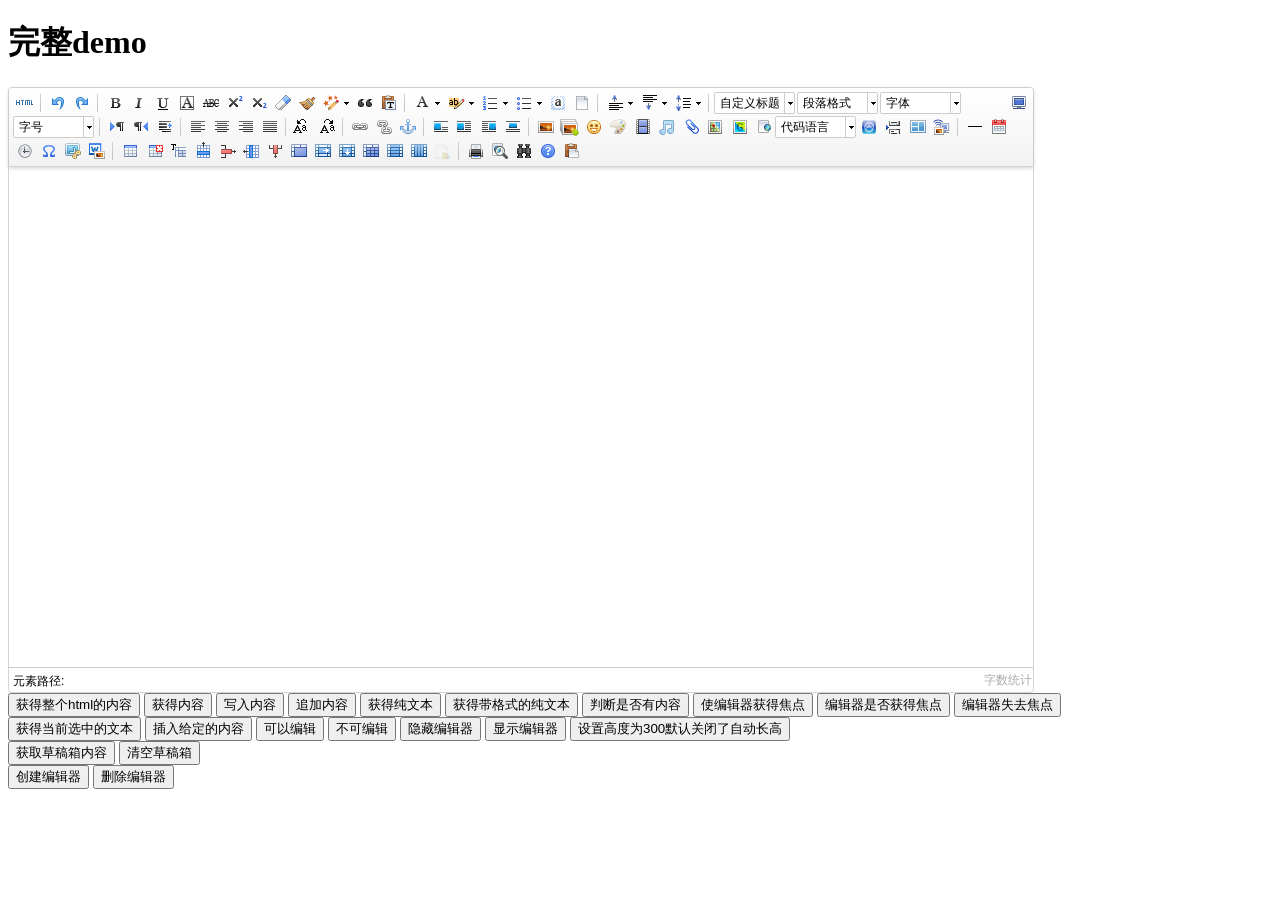
<file: CRM_MVC/wwwroot/static/admin/lib/ueditor/index.html>
<!DOCTYPE HTML PUBLIC "-//W3C//DTD HTML 4.01 Transitional//EN"
        "http://www.w3.org/TR/html4/loose.dtd">
<html>
<head>
    <title>完整demo</title>
    <meta http-equiv="Content-Type" content="text/html;charset=utf-8"/>
    <script type="text/javascript" charset="utf-8" src="ueditor.config.js"></script>
    <script type="text/javascript" charset="utf-8" src="ueditor.all.min.js"> </script>
    <!--建议手动加在语言，避免在ie下有时因为加载语言失败导致编辑器加载失败-->
    <!--这里加载的语言文件会覆盖你在配置项目里添加的语言类型，比如你在配置项目里配置的是英文，这里加载的中文，那最后就是中文-->
    <script type="text/javascript" charset="utf-8" src="lang/zh-cn/zh-cn.js"></script>

    <style type="text/css">
        div{
            width:100%;
        }
    </style>
</head>
<body>
<div>
    <h1>完整demo</h1>
    <script id="editor" type="text/plain" style="width:1024px;height:500px;"></script>
</div>
<div id="btns">
    <div>
        <button onclick="getAllHtml()">获得整个html的内容</button>
        <button onclick="getContent()">获得内容</button>
        <button onclick="setContent()">写入内容</button>
        <button onclick="setContent(true)">追加内容</button>
        <button onclick="getContentTxt()">获得纯文本</button>
        <button onclick="getPlainTxt()">获得带格式的纯文本</button>
        <button onclick="hasContent()">判断是否有内容</button>
        <button onclick="setFocus()">使编辑器获得焦点</button>
        <button onmousedown="isFocus(event)">编辑器是否获得焦点</button>
        <button onmousedown="setblur(event)" >编辑器失去焦点</button>

    </div>
    <div>
        <button onclick="getText()">获得当前选中的文本</button>
        <button onclick="insertHtml()">插入给定的内容</button>
        <button id="enable" onclick="setEnabled()">可以编辑</button>
        <button onclick="setDisabled()">不可编辑</button>
        <button onclick=" UE.getEditor('editor').setHide()">隐藏编辑器</button>
        <button onclick=" UE.getEditor('editor').setShow()">显示编辑器</button>
        <button onclick=" UE.getEditor('editor').setHeight(300)">设置高度为300默认关闭了自动长高</button>
    </div>

    <div>
        <button onclick="getLocalData()" >获取草稿箱内容</button>
        <button onclick="clearLocalData()" >清空草稿箱</button>
    </div>

</div>
<div>
    <button onclick="createEditor()">
    创建编辑器</button>
    <button onclick="deleteEditor()">
    删除编辑器</button>
</div>

<script type="text/javascript">

    //实例化编辑器
    //建议使用工厂方法getEditor创建和引用编辑器实例，如果在某个闭包下引用该编辑器，直接调用UE.getEditor('editor')就能拿到相关的实例
    var ue = UE.getEditor('editor');


    function isFocus(e){
        alert(UE.getEditor('editor').isFocus());
        UE.dom.domUtils.preventDefault(e)
    }
    function setblur(e){
        UE.getEditor('editor').blur();
        UE.dom.domUtils.preventDefault(e)
    }
    function insertHtml() {
        var value = prompt('插入html代码', '');
        UE.getEditor('editor').execCommand('insertHtml', value)
    }
    function createEditor() {
        enableBtn();
        UE.getEditor('editor');
    }
    function getAllHtml() {
        alert(UE.getEditor('editor').getAllHtml())
    }
    function getContent() {
        var arr = [];
        arr.push("使用editor.getContent()方法可以获得编辑器的内容");
        arr.push("内容为：");
        arr.push(UE.getEditor('editor').getContent());
        alert(arr.join("\n"));
    }
    function getPlainTxt() {
        var arr = [];
        arr.push("使用editor.getPlainTxt()方法可以获得编辑器的带格式的纯文本内容");
        arr.push("内容为：");
        arr.push(UE.getEditor('editor').getPlainTxt());
        alert(arr.join('\n'))
    }
    function setContent(isAppendTo) {
        var arr = [];
        arr.push("使用editor.setContent('欢迎使用ueditor')方法可以设置编辑器的内容");
        UE.getEditor('editor').setContent('欢迎使用ueditor', isAppendTo);
        alert(arr.join("\n"));
    }
    function setDisabled() {
        UE.getEditor('editor').setDisabled('fullscreen');
        disableBtn("enable");
    }

    function setEnabled() {
        UE.getEditor('editor').setEnabled();
        enableBtn();
    }

    function getText() {
        //当你点击按钮时编辑区域已经失去了焦点，如果直接用getText将不会得到内容，所以要在选回来，然后取得内容
        var range = UE.getEditor('editor').selection.getRange();
        range.select();
        var txt = UE.getEditor('editor').selection.getText();
        alert(txt)
    }

    function getContentTxt() {
        var arr = [];
        arr.push("使用editor.getContentTxt()方法可以获得编辑器的纯文本内容");
        arr.push("编辑器的纯文本内容为：");
        arr.push(UE.getEditor('editor').getContentTxt());
        alert(arr.join("\n"));
    }
    function hasContent() {
        var arr = [];
        arr.push("使用editor.hasContents()方法判断编辑器里是否有内容");
        arr.push("判断结果为：");
        arr.push(UE.getEditor('editor').hasContents());
        alert(arr.join("\n"));
    }
    function setFocus() {
        UE.getEditor('editor').focus();
    }
    function deleteEditor() {
        disableBtn();
        UE.getEditor('editor').destroy();
    }
    function disableBtn(str) {
        var div = document.getElementById('btns');
        var btns = UE.dom.domUtils.getElementsByTagName(div, "button");
        for (var i = 0, btn; btn = btns[i++];) {
            if (btn.id == str) {
                UE.dom.domUtils.removeAttributes(btn, ["disabled"]);
            } else {
                btn.setAttribute("disabled", "true");
            }
        }
    }
    function enableBtn() {
        var div = document.getElementById('btns');
        var btns = UE.dom.domUtils.getElementsByTagName(div, "button");
        for (var i = 0, btn; btn = btns[i++];) {
            UE.dom.domUtils.removeAttributes(btn, ["disabled"]);
        }
    }

    function getLocalData () {
        alert(UE.getEditor('editor').execCommand( "getlocaldata" ));
    }

    function clearLocalData () {
        UE.getEditor('editor').execCommand( "clearlocaldata" );
        alert("已清空草稿箱")
    }
</script>
</body>
</html>
</file>
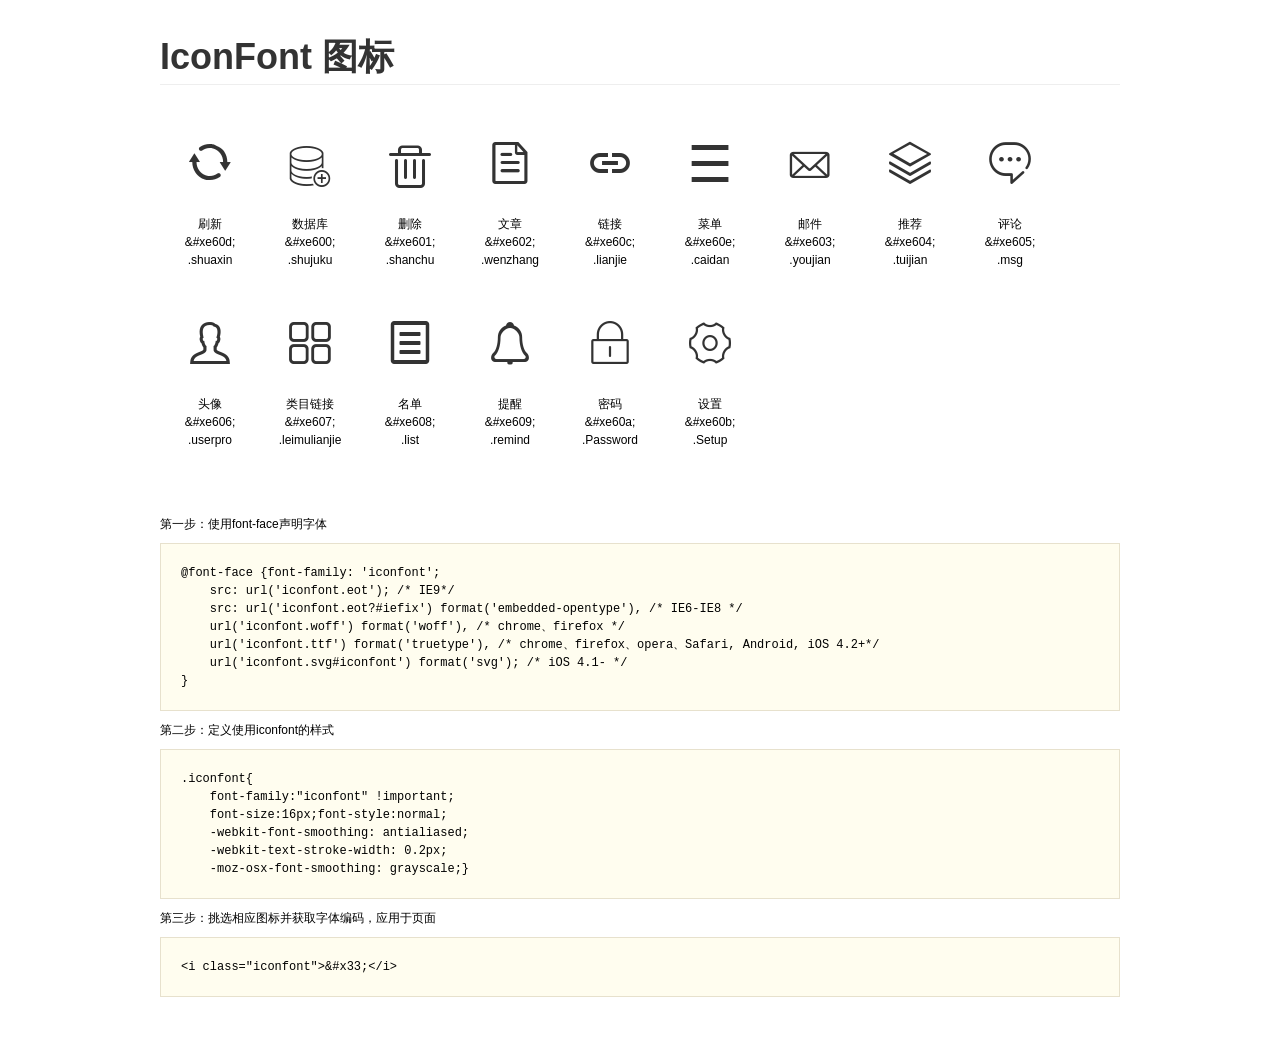
<file: CRM_MVC/wwwroot/static/admin/fonts/demo.html>
<!DOCTYPE html>
<html>
<head>
    <meta charset="utf-8"/>
    <title>IconFont</title>
    <link rel="stylesheet" href="demo.css">
    <link rel="stylesheet" href="iconfont.css">
</head>
<body>
    <div class="main">
        <h1>IconFont 图标</h1>
        <ul class="icon_lists clear">
            
                <li>
                <i class="icon iconfont">&#xe60d;</i>
                    <div class="name">刷新</div>
                    <div class="code">&amp;#xe60d;</div>
                    <div class="fontclass">.shuaxin</div>
                </li>
            
                <li>
                <i class="icon iconfont">&#xe600;</i>
                    <div class="name">数据库</div>
                    <div class="code">&amp;#xe600;</div>
                    <div class="fontclass">.shujuku</div>
                </li>
            
                <li>
                <i class="icon iconfont">&#xe601;</i>
                    <div class="name">删除</div>
                    <div class="code">&amp;#xe601;</div>
                    <div class="fontclass">.shanchu</div>
                </li>
            
                <li>
                <i class="icon iconfont">&#xe602;</i>
                    <div class="name">文章</div>
                    <div class="code">&amp;#xe602;</div>
                    <div class="fontclass">.wenzhang</div>
                </li>
            
                <li>
                <i class="icon iconfont">&#xe60c;</i>
                    <div class="name">链接</div>
                    <div class="code">&amp;#xe60c;</div>
                    <div class="fontclass">.lianjie</div>
                </li>
            
                <li>
                <i class="icon iconfont">&#xe60e;</i>
                    <div class="name">菜单</div>
                    <div class="code">&amp;#xe60e;</div>
                    <div class="fontclass">.caidan</div>
                </li>
            
                <li>
                <i class="icon iconfont">&#xe603;</i>
                    <div class="name">邮件</div>
                    <div class="code">&amp;#xe603;</div>
                    <div class="fontclass">.youjian</div>
                </li>
            
                <li>
                <i class="icon iconfont">&#xe604;</i>
                    <div class="name">推荐</div>
                    <div class="code">&amp;#xe604;</div>
                    <div class="fontclass">.tuijian</div>
                </li>
            
                <li>
                <i class="icon iconfont">&#xe605;</i>
                    <div class="name">评论 </div>
                    <div class="code">&amp;#xe605;</div>
                    <div class="fontclass">.msg</div>
                </li>
            
                <li>
                <i class="icon iconfont">&#xe606;</i>
                    <div class="name">头像</div>
                    <div class="code">&amp;#xe606;</div>
                    <div class="fontclass">.userpro</div>
                </li>
            
                <li>
                <i class="icon iconfont">&#xe607;</i>
                    <div class="name">类目链接</div>
                    <div class="code">&amp;#xe607;</div>
                    <div class="fontclass">.leimulianjie</div>
                </li>
            
                <li>
                <i class="icon iconfont">&#xe608;</i>
                    <div class="name">名单</div>
                    <div class="code">&amp;#xe608;</div>
                    <div class="fontclass">.list</div>
                </li>
            
                <li>
                <i class="icon iconfont">&#xe609;</i>
                    <div class="name">提醒</div>
                    <div class="code">&amp;#xe609;</div>
                    <div class="fontclass">.remind</div>
                </li>
            
                <li>
                <i class="icon iconfont">&#xe60a;</i>
                    <div class="name">密码</div>
                    <div class="code">&amp;#xe60a;</div>
                    <div class="fontclass">.Password</div>
                </li>
            
                <li>
                <i class="icon iconfont">&#xe60b;</i>
                    <div class="name">设置</div>
                    <div class="code">&amp;#xe60b;</div>
                    <div class="fontclass">.Setup</div>
                </li>
            
        </ul>


        <div class="helps">
            第一步：使用font-face声明字体
            <pre>
@font-face {font-family: 'iconfont';
    src: url('iconfont.eot'); /* IE9*/
    src: url('iconfont.eot?#iefix') format('embedded-opentype'), /* IE6-IE8 */
    url('iconfont.woff') format('woff'), /* chrome、firefox */
    url('iconfont.ttf') format('truetype'), /* chrome、firefox、opera、Safari, Android, iOS 4.2+*/
    url('iconfont.svg#iconfont') format('svg'); /* iOS 4.1- */
}
</pre>
第二步：定义使用iconfont的样式
            <pre>
.iconfont{
    font-family:"iconfont" !important;
    font-size:16px;font-style:normal;
    -webkit-font-smoothing: antialiased;
    -webkit-text-stroke-width: 0.2px;
    -moz-osx-font-smoothing: grayscale;}
</pre>
第三步：挑选相应图标并获取字体编码，应用于页面
<pre>
&lt;i class="iconfont"&gt;&amp;#x33;&lt;/i&gt;
</pre>
        </div>

    </div>
</body>
</html>
</file>
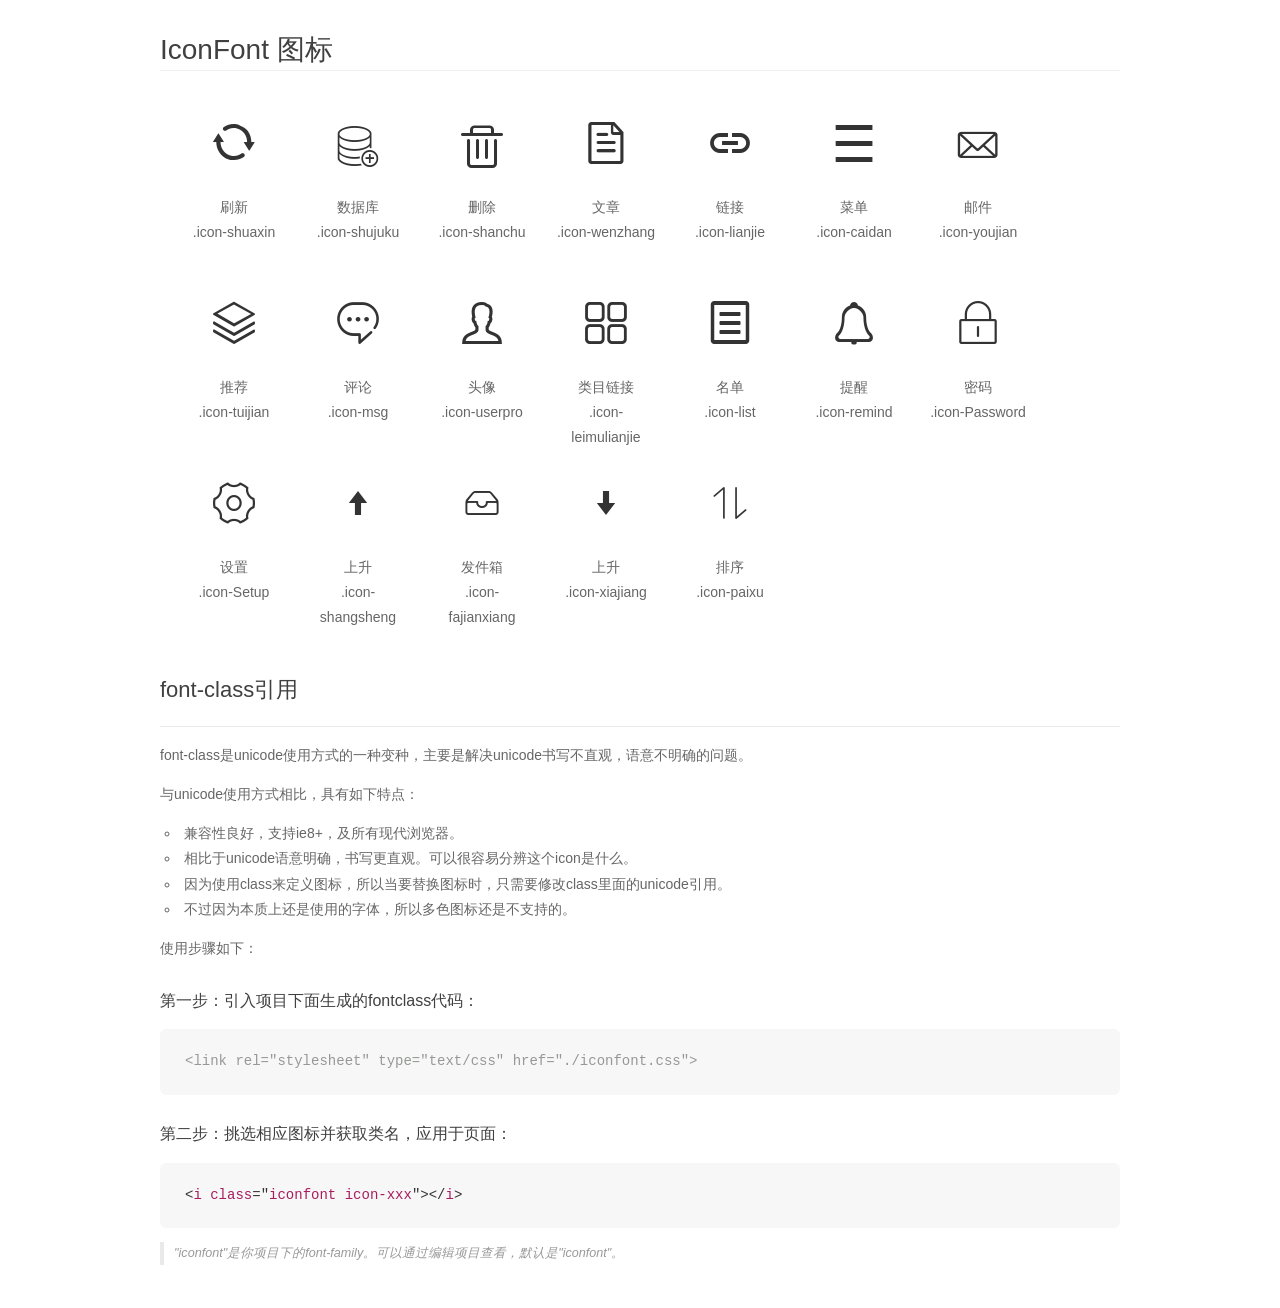
<file: CRM_MVC/wwwroot/static/admin/fonts/demo_fontclass.html>
<!DOCTYPE html>
<html>
<head>
    <meta charset="utf-8"/>
    <title>IconFont</title>
    <link rel="stylesheet" href="demo.css">
    <link rel="stylesheet" href="iconfont.css">
</head>
<body>
    <div class="main markdown">
        <h1>IconFont 图标</h1>
        <ul class="icon_lists clear">
            
                <li>
                <i class="icon iconfont icon-shuaxin"></i>
                    <div class="name">刷新</div>
                    <div class="fontclass">.icon-shuaxin</div>
                </li>
            
                <li>
                <i class="icon iconfont icon-shujuku"></i>
                    <div class="name">数据库</div>
                    <div class="fontclass">.icon-shujuku</div>
                </li>
            
                <li>
                <i class="icon iconfont icon-shanchu"></i>
                    <div class="name">删除</div>
                    <div class="fontclass">.icon-shanchu</div>
                </li>
            
                <li>
                <i class="icon iconfont icon-wenzhang"></i>
                    <div class="name">文章</div>
                    <div class="fontclass">.icon-wenzhang</div>
                </li>
            
                <li>
                <i class="icon iconfont icon-lianjie"></i>
                    <div class="name">链接</div>
                    <div class="fontclass">.icon-lianjie</div>
                </li>
            
                <li>
                <i class="icon iconfont icon-caidan"></i>
                    <div class="name">菜单</div>
                    <div class="fontclass">.icon-caidan</div>
                </li>
            
                <li>
                <i class="icon iconfont icon-youjian"></i>
                    <div class="name">邮件</div>
                    <div class="fontclass">.icon-youjian</div>
                </li>
            
                <li>
                <i class="icon iconfont icon-tuijian"></i>
                    <div class="name">推荐</div>
                    <div class="fontclass">.icon-tuijian</div>
                </li>
            
                <li>
                <i class="icon iconfont icon-msg"></i>
                    <div class="name">评论 </div>
                    <div class="fontclass">.icon-msg</div>
                </li>
            
                <li>
                <i class="icon iconfont icon-userpro"></i>
                    <div class="name">头像</div>
                    <div class="fontclass">.icon-userpro</div>
                </li>
            
                <li>
                <i class="icon iconfont icon-leimulianjie"></i>
                    <div class="name">类目链接</div>
                    <div class="fontclass">.icon-leimulianjie</div>
                </li>
            
                <li>
                <i class="icon iconfont icon-list"></i>
                    <div class="name">名单</div>
                    <div class="fontclass">.icon-list</div>
                </li>
            
                <li>
                <i class="icon iconfont icon-remind"></i>
                    <div class="name">提醒</div>
                    <div class="fontclass">.icon-remind</div>
                </li>
            
                <li>
                <i class="icon iconfont icon-Password"></i>
                    <div class="name">密码</div>
                    <div class="fontclass">.icon-Password</div>
                </li>
            
                <li>
                <i class="icon iconfont icon-Setup"></i>
                    <div class="name">设置</div>
                    <div class="fontclass">.icon-Setup</div>
                </li>
            
                <li>
                <i class="icon iconfont icon-shangsheng"></i>
                    <div class="name">上升</div>
                    <div class="fontclass">.icon-shangsheng</div>
                </li>
            
                <li>
                <i class="icon iconfont icon-fajianxiang"></i>
                    <div class="name">发件箱</div>
                    <div class="fontclass">.icon-fajianxiang</div>
                </li>
            
                <li>
                <i class="icon iconfont icon-xiajiang"></i>
                    <div class="name">上升</div>
                    <div class="fontclass">.icon-xiajiang</div>
                </li>
            
                <li>
                <i class="icon iconfont icon-paixu"></i>
                    <div class="name">排序</div>
                    <div class="fontclass">.icon-paixu</div>
                </li>
            
        </ul>

        <h2 id="font-class-">font-class引用</h2>
        <hr>

        <p>font-class是unicode使用方式的一种变种，主要是解决unicode书写不直观，语意不明确的问题。</p>
        <p>与unicode使用方式相比，具有如下特点：</p>
        <ul>
        <li>兼容性良好，支持ie8+，及所有现代浏览器。</li>
        <li>相比于unicode语意明确，书写更直观。可以很容易分辨这个icon是什么。</li>
        <li>因为使用class来定义图标，所以当要替换图标时，只需要修改class里面的unicode引用。</li>
        <li>不过因为本质上还是使用的字体，所以多色图标还是不支持的。</li>
        </ul>
        <p>使用步骤如下：</p>
        <h3 id="-fontclass-">第一步：引入项目下面生成的fontclass代码：</h3>


        <pre><code class="lang-js hljs javascript"><span class="hljs-comment">&lt;link rel="stylesheet" type="text/css" href="./iconfont.css"&gt;</span></code></pre>
        <h3 id="-">第二步：挑选相应图标并获取类名，应用于页面：</h3>
        <pre><code class="lang-css hljs">&lt;<span class="hljs-selector-tag">i</span> <span class="hljs-selector-tag">class</span>="<span class="hljs-selector-tag">iconfont</span> <span class="hljs-selector-tag">icon-xxx</span>"&gt;&lt;/<span class="hljs-selector-tag">i</span>&gt;</code></pre>
        <blockquote>
        <p>"iconfont"是你项目下的font-family。可以通过编辑项目查看，默认是"iconfont"。</p>
        </blockquote>
    </div>
</body>
</html>
</file>
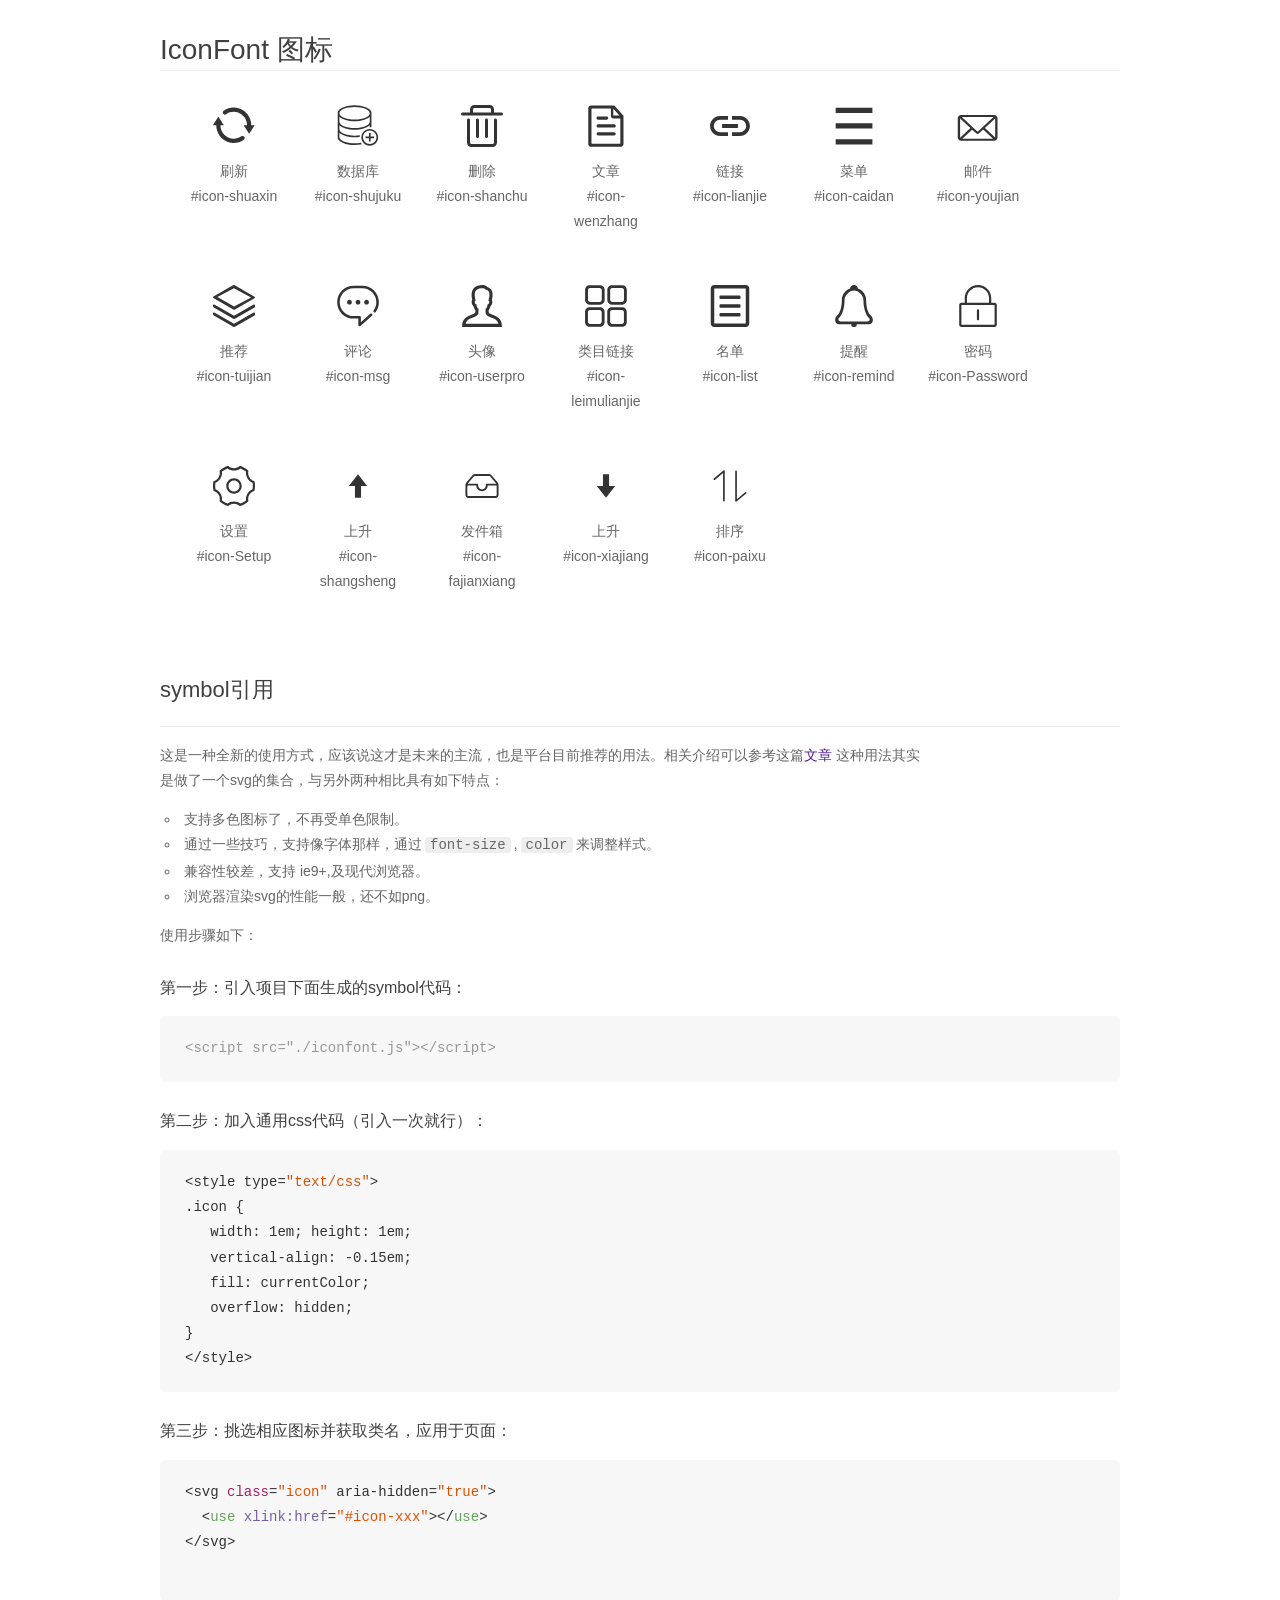
<file: CRM_MVC/wwwroot/static/admin/fonts/demo_symbol.html>
<!DOCTYPE html>
<html>
<head>
    <meta charset="utf-8"/>
    <title>IconFont</title>
    <link rel="stylesheet" href="demo.css">
    <script src="iconfont.js"></script>

    <style type="text/css">
        .icon {
          /* 通过设置 font-size 来改变图标大小 */
          width: 1em; height: 1em;
          /* 图标和文字相邻时，垂直对齐 */
          vertical-align: -0.15em;
          /* 通过设置 color 来改变 SVG 的颜色/fill */
          fill: currentColor;
          /* path 和 stroke 溢出 viewBox 部分在 IE 下会显示
             normalize.css 中也包含这行 */
          overflow: hidden;
        }

    </style>
</head>
<body>
    <div class="main markdown">
        <h1>IconFont 图标</h1>
        <ul class="icon_lists clear">
            
                <li>
                    <svg class="icon" aria-hidden="true">
                        <use xlink:href="#icon-shuaxin"></use>
                    </svg>
                    <div class="name">刷新</div>
                    <div class="fontclass">#icon-shuaxin</div>
                </li>
            
                <li>
                    <svg class="icon" aria-hidden="true">
                        <use xlink:href="#icon-shujuku"></use>
                    </svg>
                    <div class="name">数据库</div>
                    <div class="fontclass">#icon-shujuku</div>
                </li>
            
                <li>
                    <svg class="icon" aria-hidden="true">
                        <use xlink:href="#icon-shanchu"></use>
                    </svg>
                    <div class="name">删除</div>
                    <div class="fontclass">#icon-shanchu</div>
                </li>
            
                <li>
                    <svg class="icon" aria-hidden="true">
                        <use xlink:href="#icon-wenzhang"></use>
                    </svg>
                    <div class="name">文章</div>
                    <div class="fontclass">#icon-wenzhang</div>
                </li>
            
                <li>
                    <svg class="icon" aria-hidden="true">
                        <use xlink:href="#icon-lianjie"></use>
                    </svg>
                    <div class="name">链接</div>
                    <div class="fontclass">#icon-lianjie</div>
                </li>
            
                <li>
                    <svg class="icon" aria-hidden="true">
                        <use xlink:href="#icon-caidan"></use>
                    </svg>
                    <div class="name">菜单</div>
                    <div class="fontclass">#icon-caidan</div>
                </li>
            
                <li>
                    <svg class="icon" aria-hidden="true">
                        <use xlink:href="#icon-youjian"></use>
                    </svg>
                    <div class="name">邮件</div>
                    <div class="fontclass">#icon-youjian</div>
                </li>
            
                <li>
                    <svg class="icon" aria-hidden="true">
                        <use xlink:href="#icon-tuijian"></use>
                    </svg>
                    <div class="name">推荐</div>
                    <div class="fontclass">#icon-tuijian</div>
                </li>
            
                <li>
                    <svg class="icon" aria-hidden="true">
                        <use xlink:href="#icon-msg"></use>
                    </svg>
                    <div class="name">评论 </div>
                    <div class="fontclass">#icon-msg</div>
                </li>
            
                <li>
                    <svg class="icon" aria-hidden="true">
                        <use xlink:href="#icon-userpro"></use>
                    </svg>
                    <div class="name">头像</div>
                    <div class="fontclass">#icon-userpro</div>
                </li>
            
                <li>
                    <svg class="icon" aria-hidden="true">
                        <use xlink:href="#icon-leimulianjie"></use>
                    </svg>
                    <div class="name">类目链接</div>
                    <div class="fontclass">#icon-leimulianjie</div>
                </li>
            
                <li>
                    <svg class="icon" aria-hidden="true">
                        <use xlink:href="#icon-list"></use>
                    </svg>
                    <div class="name">名单</div>
                    <div class="fontclass">#icon-list</div>
                </li>
            
                <li>
                    <svg class="icon" aria-hidden="true">
                        <use xlink:href="#icon-remind"></use>
                    </svg>
                    <div class="name">提醒</div>
                    <div class="fontclass">#icon-remind</div>
                </li>
            
                <li>
                    <svg class="icon" aria-hidden="true">
                        <use xlink:href="#icon-Password"></use>
                    </svg>
                    <div class="name">密码</div>
                    <div class="fontclass">#icon-Password</div>
                </li>
            
                <li>
                    <svg class="icon" aria-hidden="true">
                        <use xlink:href="#icon-Setup"></use>
                    </svg>
                    <div class="name">设置</div>
                    <div class="fontclass">#icon-Setup</div>
                </li>
            
                <li>
                    <svg class="icon" aria-hidden="true">
                        <use xlink:href="#icon-shangsheng"></use>
                    </svg>
                    <div class="name">上升</div>
                    <div class="fontclass">#icon-shangsheng</div>
                </li>
            
                <li>
                    <svg class="icon" aria-hidden="true">
                        <use xlink:href="#icon-fajianxiang"></use>
                    </svg>
                    <div class="name">发件箱</div>
                    <div class="fontclass">#icon-fajianxiang</div>
                </li>
            
                <li>
                    <svg class="icon" aria-hidden="true">
                        <use xlink:href="#icon-xiajiang"></use>
                    </svg>
                    <div class="name">上升</div>
                    <div class="fontclass">#icon-xiajiang</div>
                </li>
            
                <li>
                    <svg class="icon" aria-hidden="true">
                        <use xlink:href="#icon-paixu"></use>
                    </svg>
                    <div class="name">排序</div>
                    <div class="fontclass">#icon-paixu</div>
                </li>
            
        </ul>


        <h2 id="symbol-">symbol引用</h2>
        <hr>

        <p>这是一种全新的使用方式，应该说这才是未来的主流，也是平台目前推荐的用法。相关介绍可以参考这篇<a href="">文章</a>
        这种用法其实是做了一个svg的集合，与另外两种相比具有如下特点：</p>
        <ul>
          <li>支持多色图标了，不再受单色限制。</li>
          <li>通过一些技巧，支持像字体那样，通过<code>font-size</code>,<code>color</code>来调整样式。</li>
          <li>兼容性较差，支持 ie9+,及现代浏览器。</li>
          <li>浏览器渲染svg的性能一般，还不如png。</li>
        </ul>
        <p>使用步骤如下：</p>
        <h3 id="-symbol-">第一步：引入项目下面生成的symbol代码：</h3>
        <pre><code class="lang-js hljs javascript"><span class="hljs-comment">&lt;script src="./iconfont.js"&gt;&lt;/script&gt;</span></code></pre>
        <h3 id="-css-">第二步：加入通用css代码（引入一次就行）：</h3>
        <pre><code class="lang-js hljs javascript">&lt;style type=<span class="hljs-string">"text/css"</span>&gt;
.icon {
   width: <span class="hljs-number">1</span>em; height: <span class="hljs-number">1</span>em;
   vertical-align: <span class="hljs-number">-0.15</span>em;
   fill: currentColor;
   overflow: hidden;
}
&lt;<span class="hljs-regexp">/style&gt;</span></code></pre>
        <h3 id="-">第三步：挑选相应图标并获取类名，应用于页面：</h3>
        <pre><code class="lang-js hljs javascript">&lt;svg <span class="hljs-class"><span class="hljs-keyword">class</span></span>=<span class="hljs-string">"icon"</span> aria-hidden=<span class="hljs-string">"true"</span>&gt;<span class="xml"><span class="hljs-tag">
  &lt;<span class="hljs-name">use</span> <span class="hljs-attr">xlink:href</span>=<span class="hljs-string">"#icon-xxx"</span>&gt;</span><span class="hljs-tag">&lt;/<span class="hljs-name">use</span>&gt;</span>
</span>&lt;<span class="hljs-regexp">/svg&gt;
        </span></code></pre>
    </div>
</body>
</html>
</file>
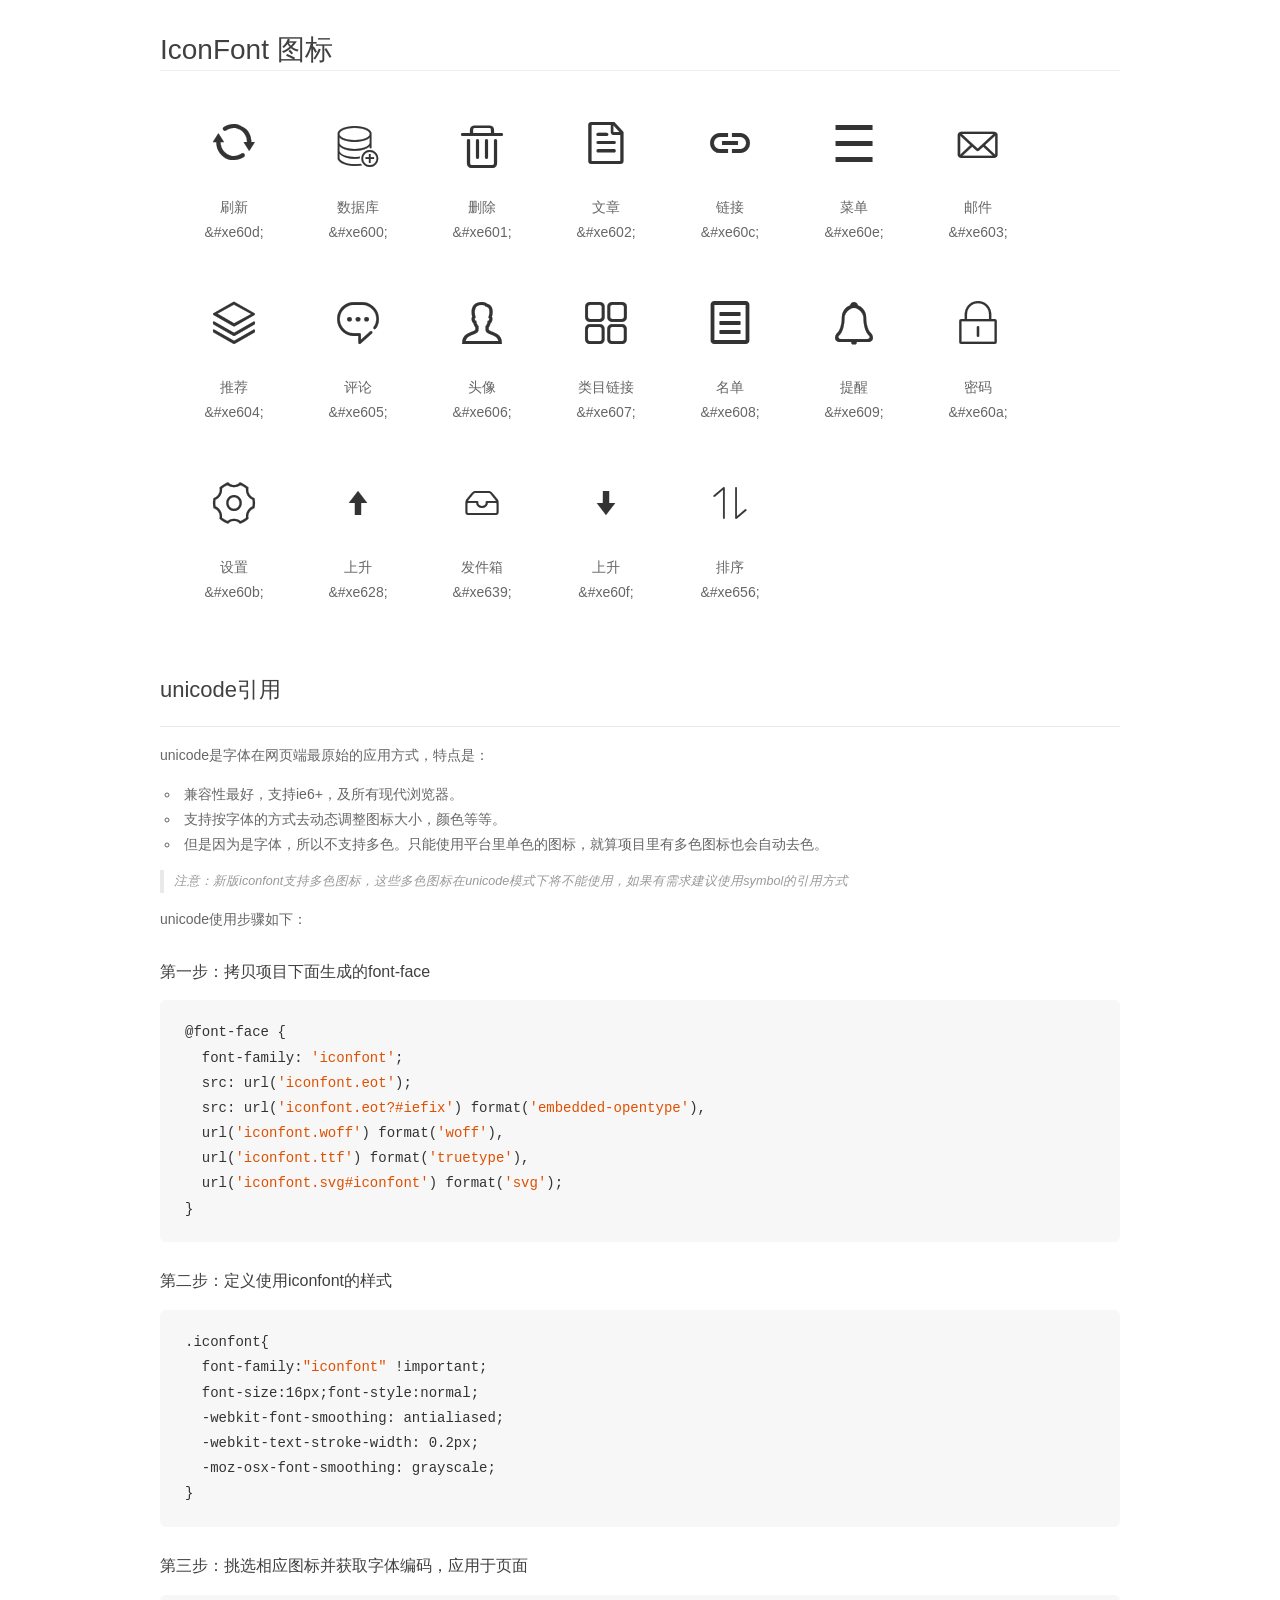
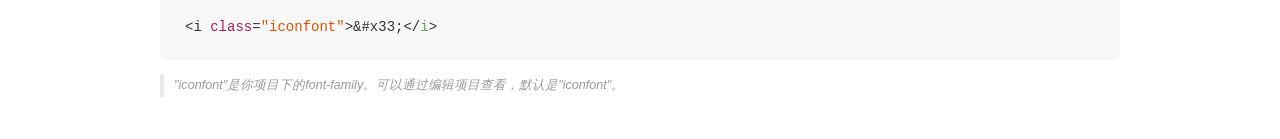
<file: CRM_MVC/wwwroot/static/admin/fonts/demo_unicode.html>
<!DOCTYPE html>
<html>
<head>
    <meta charset="utf-8"/>
    <title>IconFont</title>
    <link rel="stylesheet" href="demo.css">

    <style type="text/css">

        @font-face {font-family: "iconfont";
          src: url('iconfont.eot'); /* IE9*/
          src: url('iconfont.eot#iefix') format('embedded-opentype'), /* IE6-IE8 */
          url('iconfont.woff') format('woff'), /* chrome, firefox */
          url('iconfont.ttf') format('truetype'), /* chrome, firefox, opera, Safari, Android, iOS 4.2+*/
          url('iconfont.svg#iconfont') format('svg'); /* iOS 4.1- */
        }

        .iconfont {
          font-family:"iconfont" !important;
          font-size:16px;
          font-style:normal;
          -webkit-font-smoothing: antialiased;
          -webkit-text-stroke-width: 0.2px;
          -moz-osx-font-smoothing: grayscale;
        }

    </style>
</head>
<body>
    <div class="main markdown">
        <h1>IconFont 图标</h1>
        <ul class="icon_lists clear">
            
                <li>
                <i class="icon iconfont">&#xe60d;</i>
                    <div class="name">刷新</div>
                    <div class="code">&amp;#xe60d;</div>
                </li>
            
                <li>
                <i class="icon iconfont">&#xe600;</i>
                    <div class="name">数据库</div>
                    <div class="code">&amp;#xe600;</div>
                </li>
            
                <li>
                <i class="icon iconfont">&#xe601;</i>
                    <div class="name">删除</div>
                    <div class="code">&amp;#xe601;</div>
                </li>
            
                <li>
                <i class="icon iconfont">&#xe602;</i>
                    <div class="name">文章</div>
                    <div class="code">&amp;#xe602;</div>
                </li>
            
                <li>
                <i class="icon iconfont">&#xe60c;</i>
                    <div class="name">链接</div>
                    <div class="code">&amp;#xe60c;</div>
                </li>
            
                <li>
                <i class="icon iconfont">&#xe60e;</i>
                    <div class="name">菜单</div>
                    <div class="code">&amp;#xe60e;</div>
                </li>
            
                <li>
                <i class="icon iconfont">&#xe603;</i>
                    <div class="name">邮件</div>
                    <div class="code">&amp;#xe603;</div>
                </li>
            
                <li>
                <i class="icon iconfont">&#xe604;</i>
                    <div class="name">推荐</div>
                    <div class="code">&amp;#xe604;</div>
                </li>
            
                <li>
                <i class="icon iconfont">&#xe605;</i>
                    <div class="name">评论 </div>
                    <div class="code">&amp;#xe605;</div>
                </li>
            
                <li>
                <i class="icon iconfont">&#xe606;</i>
                    <div class="name">头像</div>
                    <div class="code">&amp;#xe606;</div>
                </li>
            
                <li>
                <i class="icon iconfont">&#xe607;</i>
                    <div class="name">类目链接</div>
                    <div class="code">&amp;#xe607;</div>
                </li>
            
                <li>
                <i class="icon iconfont">&#xe608;</i>
                    <div class="name">名单</div>
                    <div class="code">&amp;#xe608;</div>
                </li>
            
                <li>
                <i class="icon iconfont">&#xe609;</i>
                    <div class="name">提醒</div>
                    <div class="code">&amp;#xe609;</div>
                </li>
            
                <li>
                <i class="icon iconfont">&#xe60a;</i>
                    <div class="name">密码</div>
                    <div class="code">&amp;#xe60a;</div>
                </li>
            
                <li>
                <i class="icon iconfont">&#xe60b;</i>
                    <div class="name">设置</div>
                    <div class="code">&amp;#xe60b;</div>
                </li>
            
                <li>
                <i class="icon iconfont">&#xe628;</i>
                    <div class="name">上升</div>
                    <div class="code">&amp;#xe628;</div>
                </li>
            
                <li>
                <i class="icon iconfont">&#xe639;</i>
                    <div class="name">发件箱</div>
                    <div class="code">&amp;#xe639;</div>
                </li>
            
                <li>
                <i class="icon iconfont">&#xe60f;</i>
                    <div class="name">上升</div>
                    <div class="code">&amp;#xe60f;</div>
                </li>
            
                <li>
                <i class="icon iconfont">&#xe656;</i>
                    <div class="name">排序</div>
                    <div class="code">&amp;#xe656;</div>
                </li>
            
        </ul>
        <h2 id="unicode-">unicode引用</h2>
        <hr>

        <p>unicode是字体在网页端最原始的应用方式，特点是：</p>
        <ul>
        <li>兼容性最好，支持ie6+，及所有现代浏览器。</li>
        <li>支持按字体的方式去动态调整图标大小，颜色等等。</li>
        <li>但是因为是字体，所以不支持多色。只能使用平台里单色的图标，就算项目里有多色图标也会自动去色。</li>
        </ul>
        <blockquote>
        <p>注意：新版iconfont支持多色图标，这些多色图标在unicode模式下将不能使用，如果有需求建议使用symbol的引用方式</p>
        </blockquote>
        <p>unicode使用步骤如下：</p>
        <h3 id="-font-face">第一步：拷贝项目下面生成的font-face</h3>
        <pre><code class="lang-js hljs javascript">@font-face {
  font-family: <span class="hljs-string">'iconfont'</span>;
  src: url(<span class="hljs-string">'iconfont.eot'</span>);
  src: url(<span class="hljs-string">'iconfont.eot?#iefix'</span>) format(<span class="hljs-string">'embedded-opentype'</span>),
  url(<span class="hljs-string">'iconfont.woff'</span>) format(<span class="hljs-string">'woff'</span>),
  url(<span class="hljs-string">'iconfont.ttf'</span>) format(<span class="hljs-string">'truetype'</span>),
  url(<span class="hljs-string">'iconfont.svg#iconfont'</span>) format(<span class="hljs-string">'svg'</span>);
}
</code></pre>
        <h3 id="-iconfont-">第二步：定义使用iconfont的样式</h3>
        <pre><code class="lang-js hljs javascript">.iconfont{
  font-family:<span class="hljs-string">"iconfont"</span> !important;
  font-size:<span class="hljs-number">16</span>px;font-style:normal;
  -webkit-font-smoothing: antialiased;
  -webkit-text-stroke-width: <span class="hljs-number">0.2</span>px;
  -moz-osx-font-smoothing: grayscale;
}
</code></pre>
        <h3 id="-">第三步：挑选相应图标并获取字体编码，应用于页面</h3>
        <pre><code class="lang-js hljs javascript">&lt;i <span class="hljs-class"><span class="hljs-keyword">class</span></span>=<span class="hljs-string">"iconfont"</span>&gt;&amp;#x33;<span class="xml"><span class="hljs-tag">&lt;/<span class="hljs-name">i</span>&gt;</span></span></code></pre>

        <blockquote>
        <p>"iconfont"是你项目下的font-family。可以通过编辑项目查看，默认是"iconfont"。</p>
        </blockquote>
    </div>


</body>
</html>
</file>
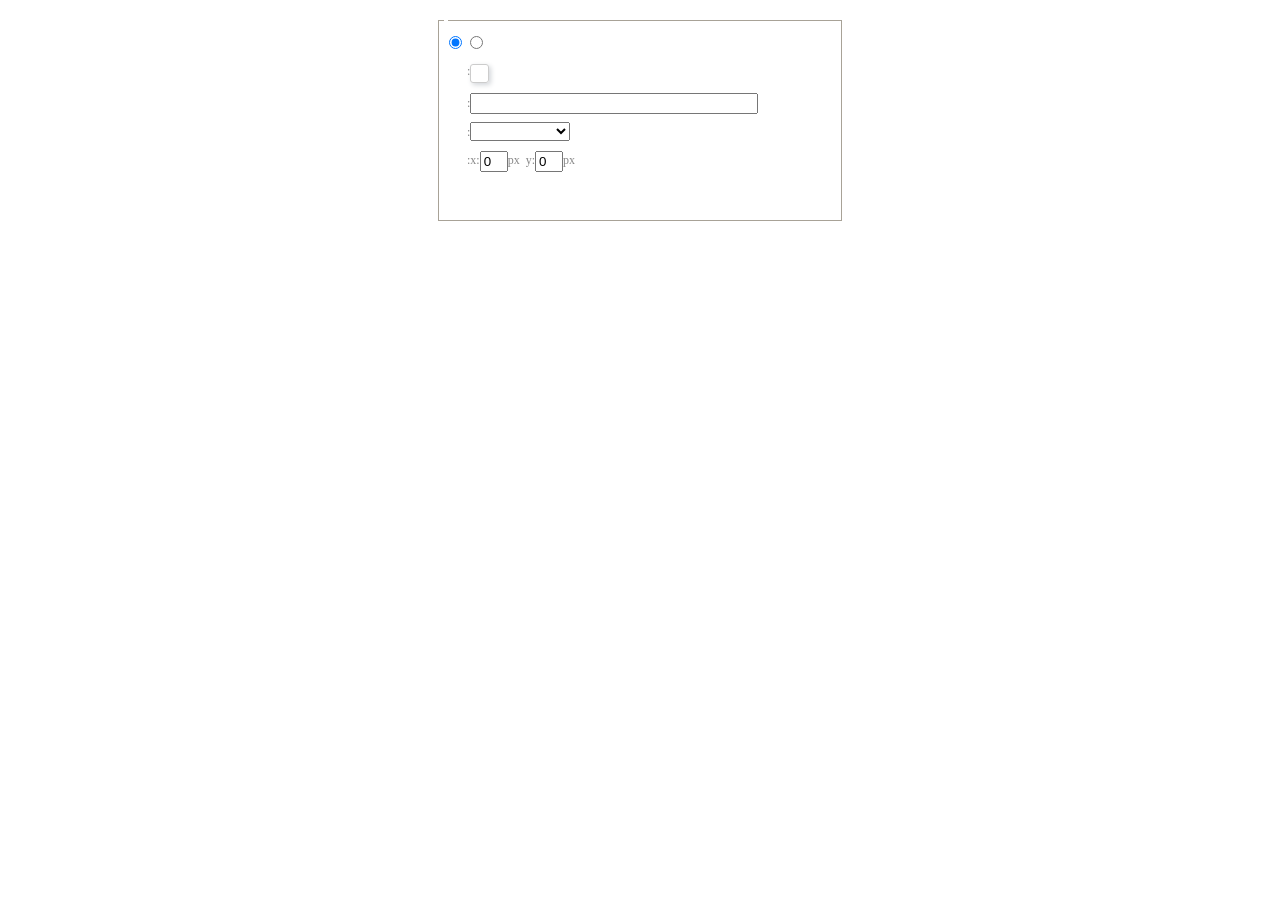
<file: CRM_MVC/wwwroot/static/admin/lib/ueditor/dialogs/background/background.html>
<!DOCTYPE HTML>
<html>
<head>
    <meta http-equiv="Content-Type" content="text/html;charset=utf-8"/>
    <script type="text/javascript" src="../internal.js"></script>
    <link rel="stylesheet" type="text/css" href="background.css">
</head>
<body>
    <div id="bg_container" class="wrapper">
        <div id="tabHeads" class="tabhead">
            <span class="focus" data-content-id="normal"><var id="lang_background_normal"></var></span>
            <span class="" data-content-id="imgManager"><var id="lang_background_local"></var></span>
        </div>
        <div id="tabBodys" class="tabbody">
            <div id="normal" class="panel focus">
                <fieldset class="bgarea">
                    <legend><var id="lang_background_set"></var></legend>
                    <div class="content">
                        <div>
                            <label><input id="nocolorRadio" class="iptradio" type="radio" name="t" value="none" checked="checked"><var id="lang_background_none"></var></label>
                            <label><input id="coloredRadio" class="iptradio" type="radio" name="t" value="color"><var id="lang_background_colored"></var></label>
                        </div>
                        <div class="wrapcolor pl">
                            <div class="color">
                                <var id="lang_background_color"></var>:
                            </div>
                            <div id="colorPicker"></div>
                            <div class="clear"></div>
                        </div>
                        <div class="wrapcolor pl">
                            <label><var id="lang_background_netimg"></var>:</label><input class="txt" type="text" id="url">
                        </div>
                        <div id="alignment" class="alignment">
                            <var id="lang_background_align"></var>:<select id="repeatType">
                                <option value="center"></option>
                                <option value="repeat-x"></option>
                                <option value="repeat-y"></option>
                                <option value="repeat"></option>
                                <option value="self"></option>
                            </select>
                        </div>
                        <div id="custom" >
                            <var id="lang_background_position"></var>:x:<input type="text" size="1" id="x" maxlength="4" value="0">px&nbsp;&nbsp;y:<input type="text" size="1" id="y" maxlength="4" value="0">px
                        </div>
                    </div>
                </fieldset>

            </div>
            <div id="imgManager" class="panel">
                <div id="imageList" style=""></div>
            </div>
        </div>
    </div>
    <script type="text/javascript" src="background.js"></script>
</body>
</html>
</file>
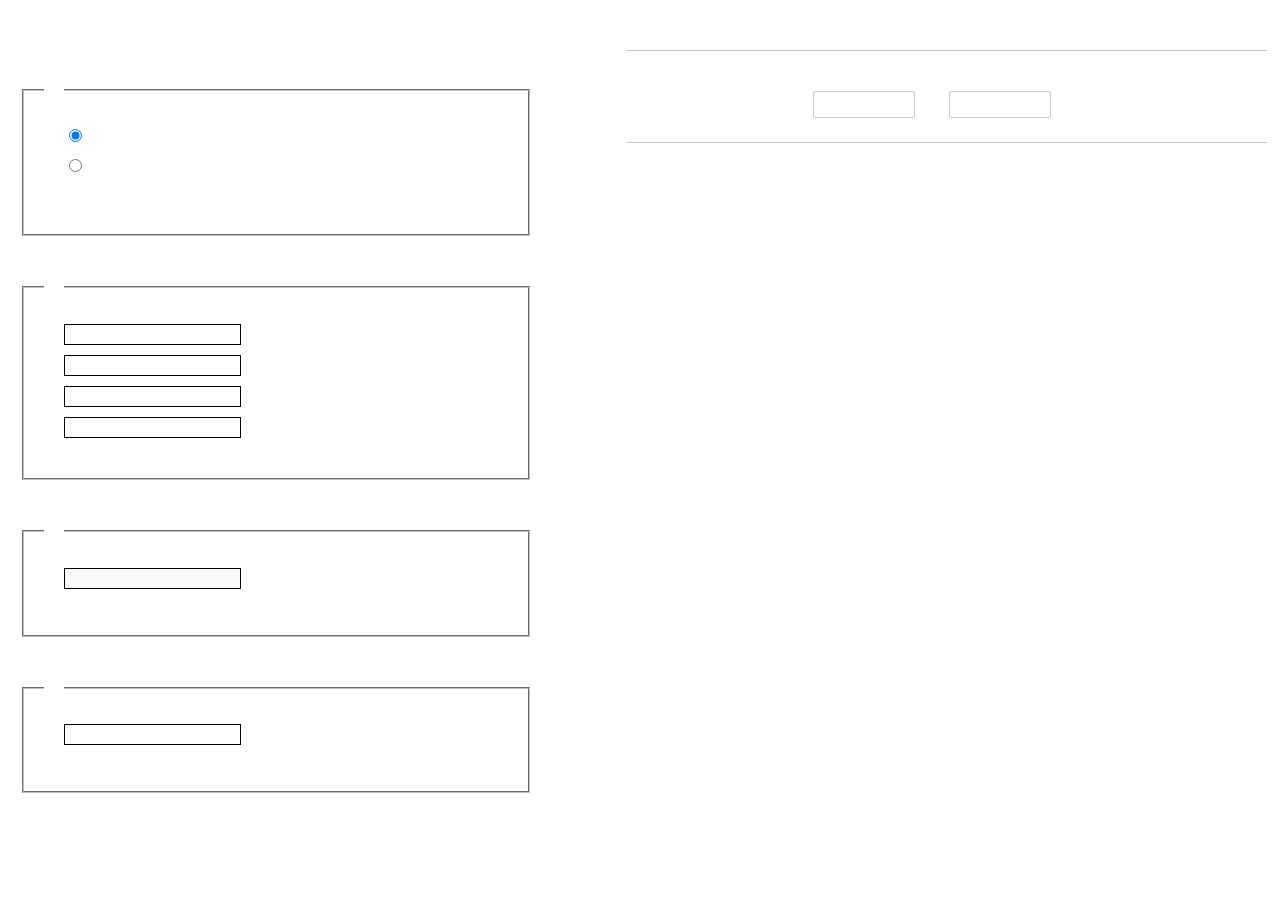
<file: CRM_MVC/wwwroot/static/admin/lib/ueditor/dialogs/charts/charts.html>
<!DOCTYPE html>
<html>
    <head>
        <title>chart</title>
        <meta chartset="utf-8">
        <link rel="stylesheet" type="text/css" href="charts.css">
        <script type="text/javascript" src="../internal.js"></script>
    </head>
    <body>
        <div class="main">
            <div class="table-view">
                <h3><var id="lang_data_source"></var></h3>
                <div id="tableContainer" class="table-container"></div>
                <h3><var id="lang_chart_format"></var></h3>
                <form name="data-form">
                    <div class="charts-format">
                        <fieldset>
                            <legend><var id="lang_data_align"></var></legend>
                            <div class="format-item-container">
                                <label>
                                    <input type="radio" class="format-ctrl not-pie-item" name="charts-format" value="1" checked="checked">
                                    <var id="lang_chart_align_same"></var>
                                </label>
                                <label>
                                    <input type="radio" class="format-ctrl not-pie-item" name="charts-format" value="-1">
                                    <var id="lang_chart_align_reverse"></var>
                                </label>
                                <br>
                            </div>
                        </fieldset>
                        <fieldset>
                            <legend><var id="lang_chart_title"></var></legend>
                            <div class="format-item-container">
                                <label>
                                    <var id="lang_chart_main_title"></var><input type="text" name="title" class="data-item">
                                </label>
                                <label>
                                    <var id="lang_chart_sub_title"></var><input type="text" name="sub-title" class="data-item not-pie-item">
                                </label>
                                <label>
                                    <var id="lang_chart_x_title"></var><input type="text" name="x-title" class="data-item not-pie-item">
                                </label>
                                <label>
                                    <var id="lang_chart_y_title"></var><input type="text" name="y-title" class="data-item not-pie-item">
                                </label>
                            </div>
                        </fieldset>
                        <fieldset>
                            <legend><var id="lang_chart_tip"></var></legend>
                            <div class="format-item-container">
                                <label>
                                    <var id="lang_cahrt_tip_prefix"></var>
                                    <input type="text" id="tipInput" name="tip" class="data-item" disabled="disabled">
                                </label>
                                <p><var id="lang_cahrt_tip_description"></var></p>
                            </div>
                        </fieldset>
                        <fieldset>
                            <legend><var id="lang_chart_data_unit"></var></legend>
                            <div class="format-item-container">
                                <label><var id="lang_chart_data_unit_title"></var><input type="text" name="unit" class="data-item"></label>
                                <p><var id="lang_chart_data_unit_description"></var></p>
                            </div>
                        </fieldset>
                    </div>
                </form>
            </div>
            <div class="charts-view">
                <div id="chartsContainer" class="charts-container"></div>
                <div id="chartsType" class="charts-type">
                    <h3><var id="lang_chart_type"></var></h3>
                    <div class="scroll-view">
                        <div class="scroll-container">
                            <div id="scrollBed" class="scroll-bed"></div>
                        </div>
                        <div id="buttonContainer" class="button-container">
                            <a href="#" data-title="prev"><var id="lang_prev_btn"></var></a>
                            <a href="#" data-title="next"><var id="lang_next_btn"></var></a>
                        </div>
                    </div>
                </div>
            </div>
        </div>
        <script src="../../third-party/jquery-1.10.2.min.js"></script>
        <script src="../../third-party/highcharts/highcharts.js"></script>
        <script src="chart.config.js"></script>
        <script src="charts.js"></script>
    </body>
</html>
</file>
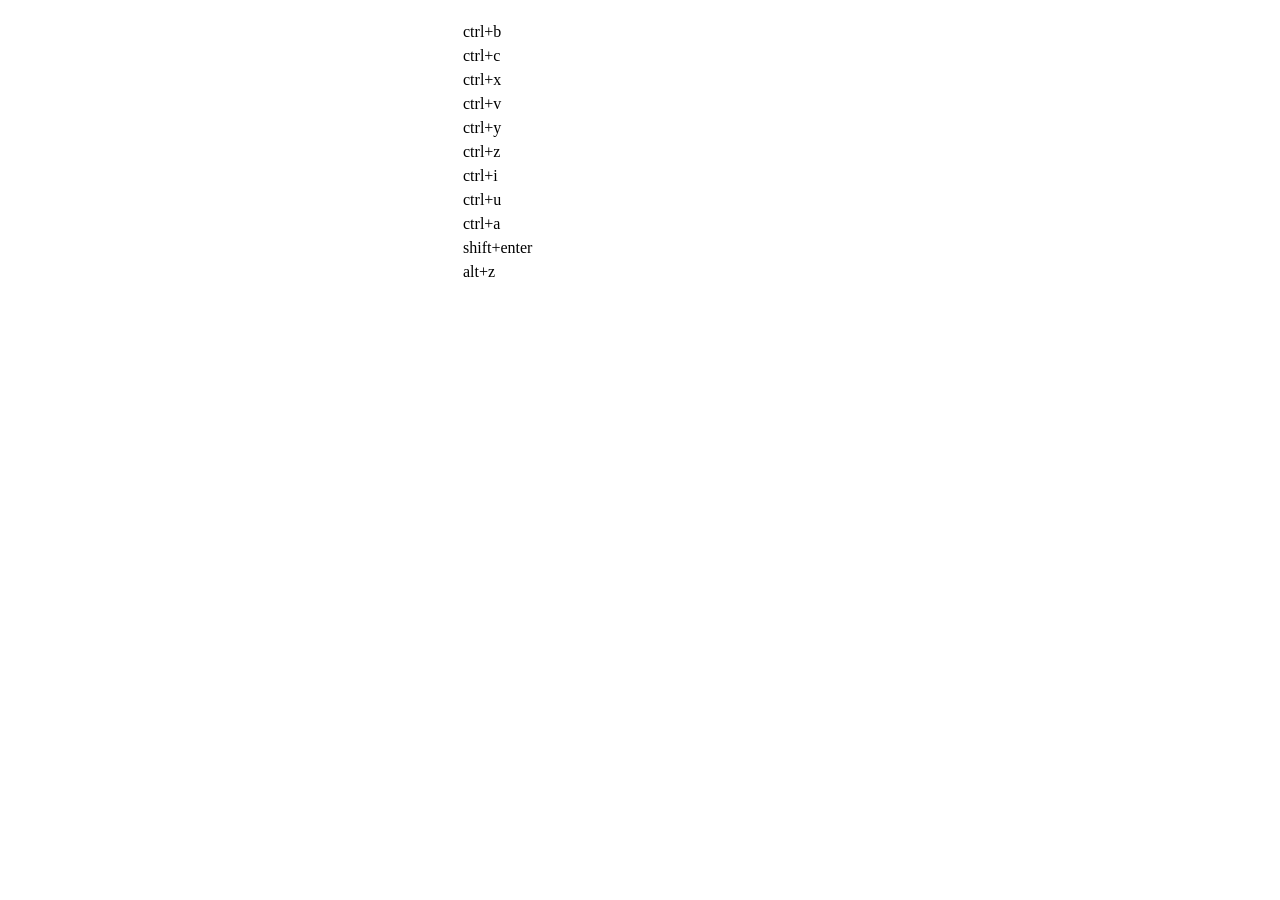
<file: CRM_MVC/wwwroot/static/admin/lib/ueditor/dialogs/help/help.html>
<!DOCTYPE HTML PUBLIC "-//W3C//DTD HTML 4.01 Transitional//EN"
        "http://www.w3.org/TR/html4/loose.dtd">
<html>
<head>
    <title>帮助</title>
    <meta content="text/html; charset=utf-8" http-equiv="Content-Type"/>
    <script type="text/javascript" src="../internal.js"></script>
    <link rel="stylesheet" type="text/css" href="help.css">
</head>
<body>
<div class="wrapper" id="helptab">
    <div id="tabHeads" class="tabhead">
        <span class="focus" tabsrc="about"><var id="lang_input_about"></var></span>
        <span tabsrc="shortcuts"><var id="lang_input_shortcuts"></var></span>
    </div>
    <div id="tabBodys" class="tabbody">
        <div id="about" class="panel">
            <h1>UEditor</h1>
            <p id="version"></p>
            <p><var id="lang_input_introduction"></var></p>
        </div>
        <div id="shortcuts" class="panel">
            <table>
                <thead>
                <tr>
                    <td><var id="lang_Txt_shortcuts"></var></td>
                    <td><var id="lang_Txt_func"></var></td>
                </tr>
                </thead>
                <tbody>
                <tr>
                    <td>ctrl+b</td>
                    <td><var id="lang_Txt_bold"></var></td>
                </tr>
                <tr>
                    <td>ctrl+c</td>
                    <td><var id="lang_Txt_copy"></var></td>
                </tr>
                <tr>
                    <td>ctrl+x</td>
                    <td><var id="lang_Txt_cut"></var></td>
                </tr>
                <tr>
                    <td>ctrl+v</td>
                    <td><var id="lang_Txt_Paste"></var></td>
                </tr>
                <tr>
                    <td>ctrl+y</td>
                    <td><var id="lang_Txt_undo"></var></td>
                </tr>
                <tr>
                    <td>ctrl+z</td>
                    <td><var id="lang_Txt_redo"></var></td>
                </tr>
                <tr>
                    <td>ctrl+i</td>
                    <td><var id="lang_Txt_italic"></var></td>
                </tr>
                <tr>
                    <td>ctrl+u</td>
                    <td><var id="lang_Txt_underline"></var></td>
                </tr>
                <tr>
                    <td>ctrl+a</td>
                    <td><var id="lang_Txt_selectAll"></var></td>
                </tr>
                <tr>
                    <td>shift+enter</td>
                    <td><var id="lang_Txt_visualEnter"></var></td>
                </tr>
                <tr>
                    <td>alt+z</td>
                    <td><var id="lang_Txt_fullscreen"></var></td>
                </tr>
                </tbody>
            </table>
        </div>
    </div>
</div>
<script type="text/javascript" src="help.js"></script>
</body>
</html>
</file>
<file: CRM_MVC/wwwroot/static/admin/fonts/demo.css>
*{margin: 0;padding: 0;list-style: none;}
/*
KISSY CSS Reset
理念：1. reset 的目的不是清除浏览器的默认样式，这仅是部分工作。清除和重置是紧密不可分的。
2. reset 的目的不是让默认样式在所有浏览器下一致，而是减少默认样式有可能带来的问题。
3. reset 期望提供一套普适通用的基础样式。但没有银弹，推荐根据具体需求，裁剪和修改后再使用。
特色：1. 适应中文；2. 基于最新主流浏览器。
维护：玉伯<lifesinger@gmail.com>, 正淳<ragecarrier@gmail.com>
 */

/** 清除内外边距 **/
body, h1, h2, h3, h4, h5, h6, hr, p, blockquote, /* structural elements 结构元素 */
dl, dt, dd, ul, ol, li, /* list elements 列表元素 */
pre, /* text formatting elements 文本格式元素 */
form, fieldset, legend, button, input, textarea, /* form elements 表单元素 */
th, td /* table elements 表格元素 */ {
  margin: 0;
  padding: 0;
}

/** 设置默认字体 **/
body,
button, input, select, textarea /* for ie */ {
  font: 12px/1.5 tahoma, arial, \5b8b\4f53, sans-serif;
}
h1, h2, h3, h4, h5, h6 { font-size: 100%; }
address, cite, dfn, em, var { font-style: normal; } /* 将斜体扶正 */
code, kbd, pre, samp { font-family: courier new, courier, monospace; } /* 统一等宽字体 */
small { font-size: 12px; } /* 小于 12px 的中文很难阅读，让 small 正常化 */

/** 重置列表元素 **/
ul, ol { list-style: none; }

/** 重置文本格式元素 **/
a { text-decoration: none; }
a:hover { text-decoration: underline; }


/** 重置表单元素 **/
legend { color: #000; } /* for ie6 */
fieldset, img { border: 0; } /* img 搭车：让链接里的 img 无边框 */
button, input, select, textarea { font-size: 100%; } /* 使得表单元素在 ie 下能继承字体大小 */
/* 注：optgroup 无法扶正 */

/** 重置表格元素 **/
table { border-collapse: collapse; border-spacing: 0; }

/* 清除浮动 */
.ks-clear:after, .clear:after {
  content: '\20';
  display: block;
  height: 0;
  clear: both;
}
.ks-clear, .clear {
  *zoom: 1;
}

.main {
  padding: 30px 100px;
width: 960px;
margin: 0 auto;
}
.main h1{font-size:36px; color:#333; text-align:left;margin-bottom:30px; border-bottom: 1px solid #eee;}

.helps{margin-top:40px;}
.helps pre{
  padding:20px;
  margin:10px 0;
  border:solid 1px #e7e1cd;
  background-color: #fffdef;
  overflow: auto;
}

.icon_lists{
  width: 100% !important;

}

.icon_lists li{
  float:left;
  width: 100px;
  height:180px;
  text-align: center;
  list-style: none !important;
}
.icon_lists .icon{
  font-size: 42px;
  line-height: 100px;
  margin: 10px 0;
  color:#333;
  -webkit-transition: font-size 0.25s ease-out 0s;
  -moz-transition: font-size 0.25s ease-out 0s;
  transition: font-size 0.25s ease-out 0s;

}
.icon_lists .icon:hover{
  font-size: 100px;
}



.markdown {
  color: #666;
  font-size: 14px;
  line-height: 1.8;
}

.highlight {
  line-height: 1.5;
}

.markdown img {
  vertical-align: middle;
  max-width: 100%;
}

.markdown h1 {
  color: #404040;
  font-weight: 500;
  line-height: 40px;
  margin-bottom: 24px;
}

.markdown h2,
.markdown h3,
.markdown h4,
.markdown h5,
.markdown h6 {
  color: #404040;
  margin: 1.6em 0 0.6em 0;
  font-weight: 500;
  clear: both;
}

.markdown h1 {
  font-size: 28px;
}

.markdown h2 {
  font-size: 22px;
}

.markdown h3 {
  font-size: 16px;
}

.markdown h4 {
  font-size: 14px;
}

.markdown h5 {
  font-size: 12px;
}

.markdown h6 {
  font-size: 12px;
}

.markdown hr {
  height: 1px;
  border: 0;
  background: #e9e9e9;
  margin: 16px 0;
  clear: both;
}

.markdown p,
.markdown pre {
  margin: 1em 0;
}

.markdown > p,
.markdown > blockquote,
.markdown > .highlight,
.markdown > ol,
.markdown > ul {
  width: 80%;
}

.markdown ul > li {
  list-style: circle;
}

.markdown > ul li,
.markdown blockquote ul > li {
  margin-left: 20px;
  padding-left: 4px;
}

.markdown > ul li p,
.markdown > ol li p {
  margin: 0.6em 0;
}

.markdown ol > li {
  list-style: decimal;
}

.markdown > ol li,
.markdown blockquote ol > li {
  margin-left: 20px;
  padding-left: 4px;
}

.markdown code {
  margin: 0 3px;
  padding: 0 5px;
  background: #eee;
  border-radius: 3px;
}

.markdown pre {
  border-radius: 6px;
  background: #f7f7f7;
  padding: 20px;
}

.markdown pre code {
  border: none;
  background: #f7f7f7;
  margin: 0;
}

.markdown strong,
.markdown b {
  font-weight: 600;
}

.markdown > table {
  border-collapse: collapse;
  border-spacing: 0px;
  empty-cells: show;
  border: 1px solid #e9e9e9;
  width: 95%;
  margin-bottom: 24px;
}

.markdown > table th {
  white-space: nowrap;
  color: #333;
  font-weight: 600;

}

.markdown > table th,
.markdown > table td {
  border: 1px solid #e9e9e9;
  padding: 8px 16px;
  text-align: left;
}

.markdown > table th {
  background: #F7F7F7;
}

.markdown blockquote {
  font-size: 90%;
  color: #999;
  border-left: 4px solid #e9e9e9;
  padding-left: 0.8em;
  margin: 1em 0;
  font-style: italic;
}

.markdown blockquote p {
  margin: 0;
}

.markdown .anchor {
  opacity: 0;
  transition: opacity 0.3s ease;
  margin-left: 8px;
}

.markdown .waiting {
  color: #ccc;
}

.markdown h1:hover .anchor,
.markdown h2:hover .anchor,
.markdown h3:hover .anchor,
.markdown h4:hover .anchor,
.markdown h5:hover .anchor,
.markdown h6:hover .anchor {
  opacity: 1;
  display: inline-block;
}

.markdown > br,
.markdown > p > br {
  clear: both;
}


.hljs {
  display: block;
  background: white;
  padding: 0.5em;
  color: #333333;
  overflow-x: auto;
}

.hljs-comment,
.hljs-meta {
  color: #969896;
}

.hljs-string,
.hljs-variable,
.hljs-template-variable,
.hljs-strong,
.hljs-emphasis,
.hljs-quote {
  color: #df5000;
}

.hljs-keyword,
.hljs-selector-tag,
.hljs-type {
  color: #a71d5d;
}

.hljs-literal,
.hljs-symbol,
.hljs-bullet,
.hljs-attribute {
  color: #0086b3;
}

.hljs-section,
.hljs-name {
  color: #63a35c;
}

.hljs-tag {
  color: #333333;
}

.hljs-title,
.hljs-attr,
.hljs-selector-id,
.hljs-selector-class,
.hljs-selector-attr,
.hljs-selector-pseudo {
  color: #795da3;
}

.hljs-addition {
  color: #55a532;
  background-color: #eaffea;
}

.hljs-deletion {
  color: #bd2c00;
  background-color: #ffecec;
}

.hljs-link {
  text-decoration: underline;
}

pre{
  background: #fff;
}
</file>
<file: CRM_MVC/wwwroot/static/admin/fonts/iconfont.css>
@font-face {font-family: "iconfont";
  src: url('iconfont.eot?t=1490337422326'); /* IE9*/
  src: url('iconfont.eot?t=1490337422326#iefix') format('embedded-opentype'), /* IE6-IE8 */
  url('iconfont.woff?t=1490337422326') format('woff'), /* chrome, firefox */
  url('iconfont.ttf?t=1490337422326') format('truetype'), /* chrome, firefox, opera, Safari, Android, iOS 4.2+*/
  url('iconfont.svg?t=1490337422326#iconfont') format('svg'); /* iOS 4.1- */
}

.iconfont {
  font-family:"iconfont" !important;
  font-size:16px;
  font-style:normal;
  -webkit-font-smoothing: antialiased;
  -moz-osx-font-smoothing: grayscale;
}

.icon-shuaxin:before { content: "\e60d"; }

.icon-shujuku:before { content: "\e600"; }

.icon-shanchu:before { content: "\e601"; }

.icon-wenzhang:before { content: "\e602"; }

.icon-lianjie:before { content: "\e60c"; }

.icon-caidan:before { content: "\e60e"; }

.icon-youjian:before { content: "\e603"; }

.icon-tuijian:before { content: "\e604"; }

.icon-msg:before { content: "\e605"; }

.icon-userpro:before { content: "\e606"; }

.icon-leimulianjie:before { content: "\e607"; }

.icon-list:before { content: "\e608"; }

.icon-remind:before { content: "\e609"; }

.icon-Password:before { content: "\e60a"; }

.icon-Setup:before { content: "\e60b"; }

.icon-shangsheng:before { content: "\e628"; }

.icon-fajianxiang:before { content: "\e639"; }

.icon-xiajiang:before { content: "\e60f"; }

.icon-paixu:before { content: "\e656"; }
</file>
<file: CRM_MVC/wwwroot/static/admin/lib/ueditor/dialogs/background/background.css>
.wrapper{ width: 424px;margin: 10px auto; zoom:1;position: relative}
.tabbody{height:225px;}
.tabbody .panel { position: absolute;width:100%; height:100%;background: #fff; display: none;}
.tabbody .focus { display: block;}

body{font-size: 12px;color: #888;overflow: hidden;}
input,label{vertical-align:middle}
.clear{clear: both;}
.pl{padding-left: 18px;padding-left: 23px\9;}

#imageList {width: 420px;height: 215px;margin-top: 10px;overflow: hidden;overflow-y: auto;}
#imageList div {float: left;width: 100px;height: 95px;margin: 5px 10px;}
#imageList img {cursor: pointer;border: 2px solid white;}

.bgarea{margin: 10px;padding: 5px;height: 84%;border: 1px solid #A8A297;}
.content div{margin: 10px 0 10px 5px;}
.content .iptradio{margin: 0px 5px 5px 0px;}
.txt{width:280px;}

.wrapcolor{height: 19px;}
div.color{float: left;margin: 0;}
#colorPicker{width: 17px;height: 17px;border: 1px solid #CCC;display: inline-block;border-radius: 3px;box-shadow: 2px 2px 5px #D3D6DA;margin: 0;float: left;}
div.alignment,#custom{margin-left: 23px;margin-left: 28px\9;}
#custom input{height: 15px;min-height: 15px;width:20px;}
#repeatType{width:100px;}


/* 图片管理样式 */
#imgManager {
    width: 100%;
    height: 225px;
}
#imgManager #imageList{
    width: 100%;
    overflow-x: hidden;
    overflow-y: auto;
}
#imgManager ul {
    display: block;
    list-style: none;
    margin: 0;
    padding: 0;
}
#imgManager li {
    float: left;
    display: block;
    list-style: none;
    padding: 0;
    width: 113px;
    height: 113px;
    margin: 9px 0 0 19px;
    background-color: #eee;
    overflow: hidden;
    cursor: pointer;
    position: relative;
}
#imgManager li.clearFloat {
    float: none;
    clear: both;
    display: block;
    width:0;
    height:0;
    margin: 0;
    padding: 0;
}
#imgManager li img {
    cursor: pointer;
}
#imgManager li .icon {
    cursor: pointer;
    width: 113px;
    height: 113px;
    position: absolute;
    top: 0;
    left: 0;
    z-index: 2;
    border: 0;
    background-repeat: no-repeat;
}
#imgManager li .icon:hover {
    width: 107px;
    height: 107px;
    border: 3px solid #1094fa;
}
#imgManager li.selected .icon {
    background-image: url(images/success.png);
    background-position: 75px 75px;
}
#imgManager li.selected .icon:hover {
    width: 107px;
    height: 107px;
    border: 3px solid #1094fa;
    background-position: 72px 72px;
}
</file>
<file: CRM_MVC/wwwroot/static/admin/lib/ueditor/dialogs/charts/charts.css>
html, body {
    width: 100%;
    height: 100%;
    margin: 0;
    padding: 0;
    overflow-x: hidden;
}

.main {
    width: 100%;
    overflow: hidden;
}

.table-view {
    height: 100%;
    float: left;
    margin: 20px;
    width: 40%;
}

.table-view .table-container {
    width: 100%;
    margin-bottom: 50px;
    overflow: scroll;
}

.table-view th {
    padding: 5px 10px;
    background-color: #F7F7F7;
}

.table-view td {
    width: 50px;
    text-align: center;
    padding:0;
}

.table-container input {
    width: 40px;
    padding: 5px;
    border: none;
    outline: none;
}

.table-view caption {
    font-size: 18px;
    text-align: left;
}

.charts-view {
    /*margin-left: 49%!important;*/
    width: 50%;
    margin-left: 49%;
    height: 400px;
}

.charts-container {
    border-left: 1px solid #c3c3c3;
}

.charts-format fieldset {
    padding-left: 20px;
    margin-bottom: 50px;
}

.charts-format legend {
    padding-left: 10px;
    padding-right: 10px;
}

.format-item-container {
    padding: 20px;
}

.format-item-container label {
    display: block;
    margin: 10px 0;
}

.charts-format .data-item {
    border: 1px solid black;
    outline: none;
    padding: 2px 3px;
}

/* 图表类型 */

.charts-type {
    margin-top: 50px;
    height: 300px;
}

.scroll-view {
    border: 1px solid #c3c3c3;
    border-left: none;
    border-right: none;
    overflow: hidden;
}

.scroll-container {
    margin: 20px;
    width: 100%;
    overflow: hidden;
}

.scroll-bed {
    width: 10000px;
    _margin-top: 20px;
    -webkit-transition: margin-left .5s ease;
    -moz-transition: margin-left .5s ease;
    transition: margin-left .5s ease;
}

.view-box {
    display: inline-block;
    *display: inline;
    *zoom: 1;
    margin-right: 20px;
    border: 2px solid white;
    line-height: 0;
    overflow: hidden;
    cursor: pointer;
}

.view-box img {
    border: 1px solid #cecece;
}

.view-box.selected {
    border-color: #7274A7;
}

.button-container {
    margin-bottom: 20px;
    text-align: center;
}

.button-container a {
    display: inline-block;
    width: 100px;
    height: 25px;
    line-height: 25px;
    border: 1px solid #c2ccd1;
    margin-right: 30px;
    text-decoration: none;
    color: black;
    -webkit-border-radius: 2px;
    -moz-border-radius: 2px;
    border-radius: 2px;
}

.button-container a:HOVER {
    background: #fcfcfc;
}

.button-container a:ACTIVE {
    border-top-color: #c2ccd1;
    box-shadow:inset 0 5px 4px -4px rgba(49, 49, 64, 0.1);
}

.edui-charts-not-data {
    height: 100px;
    line-height: 100px;
    text-align: center;
}
</file>
<file: CRM_MVC/wwwroot/static/admin/lib/ueditor/dialogs/help/help.css>
.wrapper{width: 370px;margin: 10px auto;zoom: 1;}
.tabbody{height: 360px;}
.tabbody .panel{width:100%;height: 360px;position: absolute;background: #fff;}
.tabbody .panel h1{font-size:26px;margin: 5px 0 0 5px;}
.tabbody .panel p{font-size:12px;margin: 5px 0 0 5px;}
.tabbody table{width:90%;line-height: 20px;margin: 5px 0 0 5px;;}
.tabbody table thead{font-weight: bold;line-height: 25px;}
</file>
